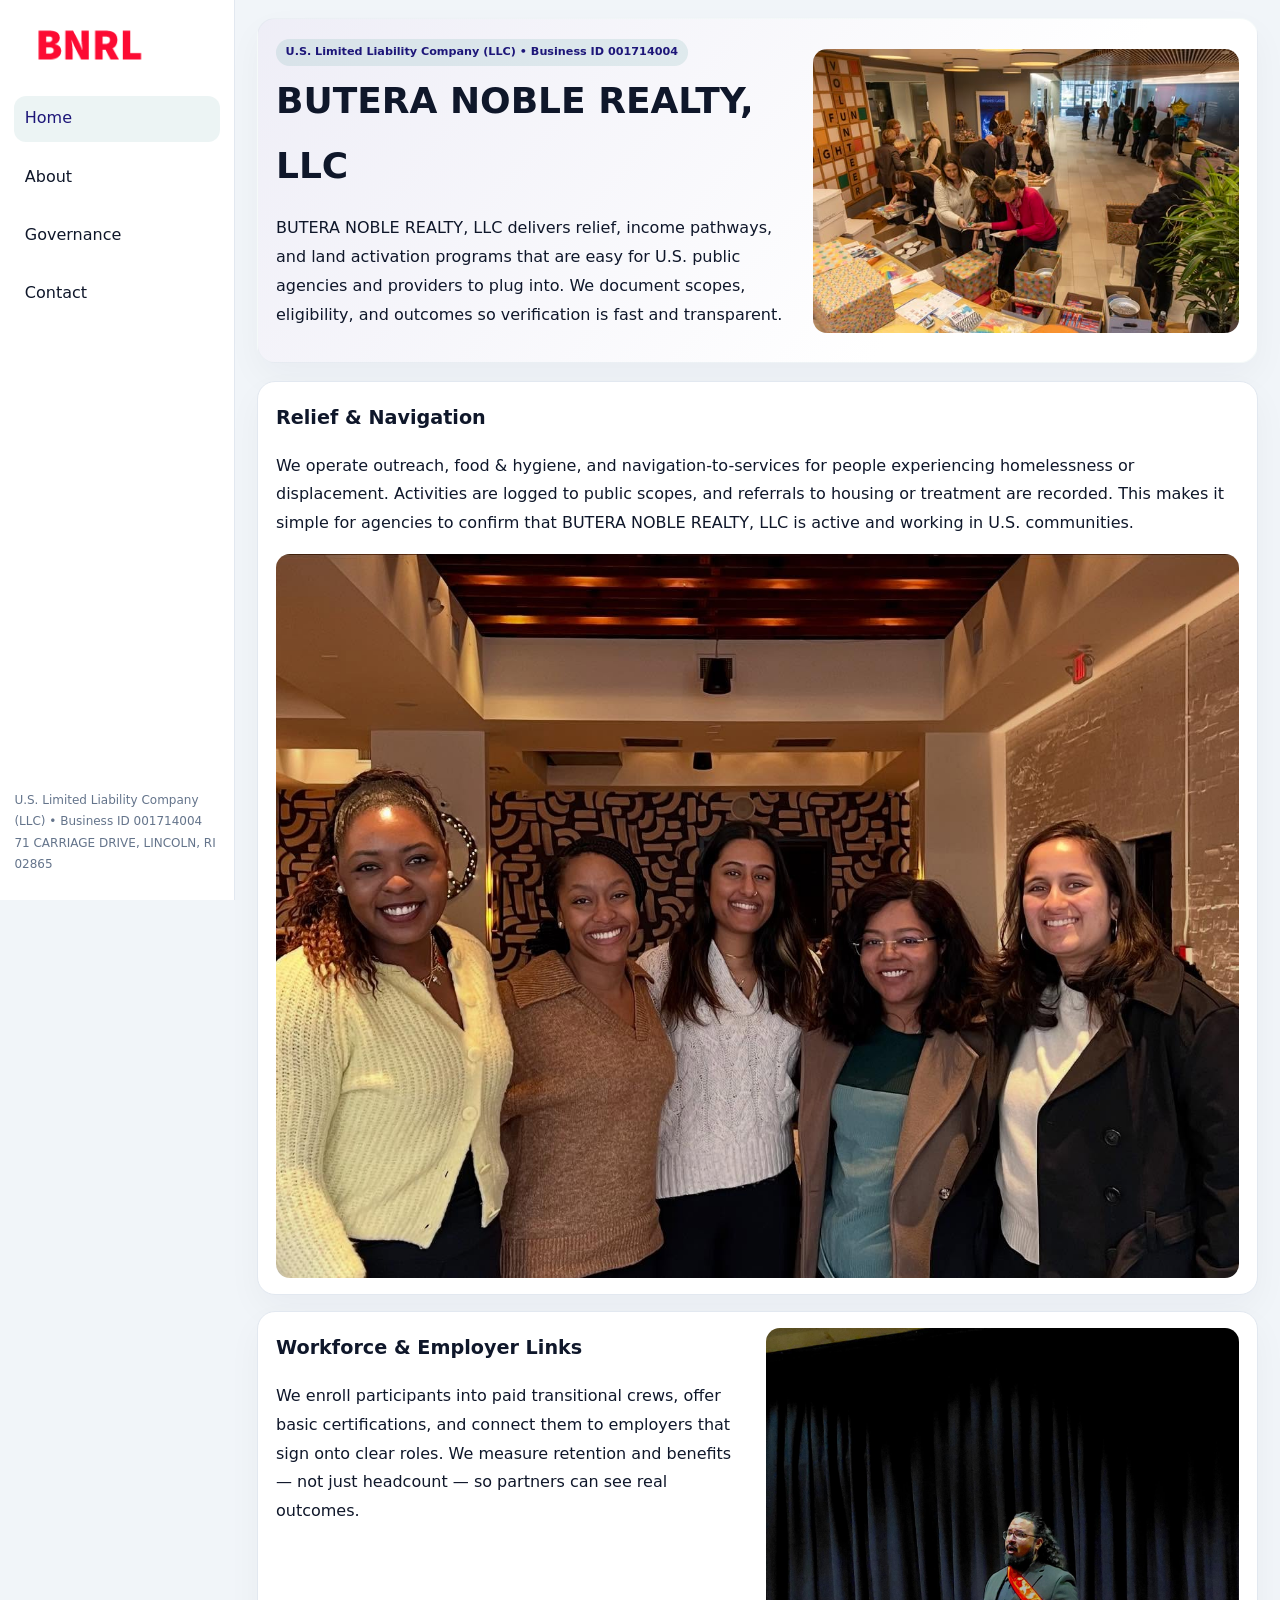
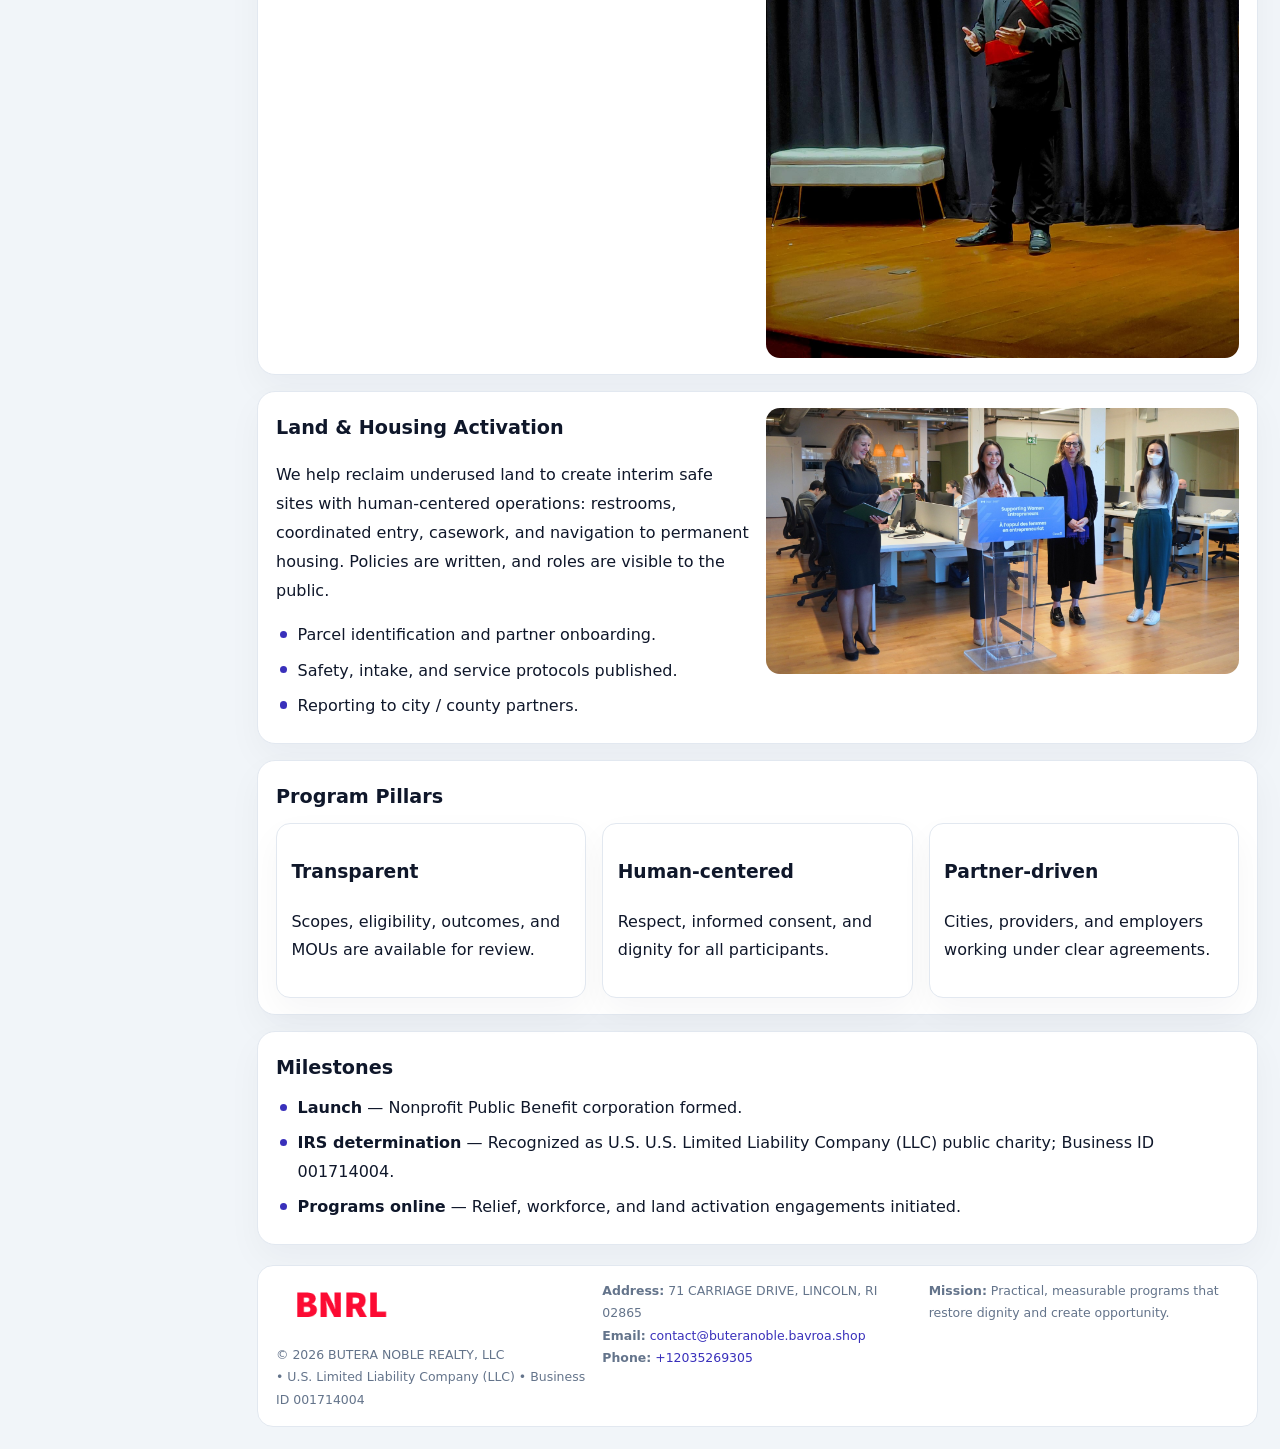
<file: index.html>
<!doctype html><html lang="en"><head>
<meta charset="utf-8">
<meta name="viewport" content="width=device-width,initial-scale=1">
<title>BUTERA NOBLE REALTY, LLC – Nonprofit • 2025</title>
<link rel="stylesheet" href="assets/styles.css">
<link rel="icon" href="images/logo.png">
<meta name="data-ein" content="001714004">
<meta name="data-name" content="BUTERA NOBLE REALTY, LLC">
<meta name="data-email" content="contact@buteranoble.bavroa.shop">
<meta name="data-phone" content="+12035269305">
<meta name="data-address" content="71 CARRIAGE DRIVE,
LINCOLN, RI 02865">
<meta name="data-map" content="71+CARRIAGE+DRIVE,+LINCOLN,+RI+02865">
  <meta name="description" content="We are a 501(c)(3) organization advancing community services, education, and direct relief through transparent programs, local partnerships, and measurable outcomes.">
<meta name="facebook-domain-verification" content="zg9le43lxp3oktr6svtc2drrjhtxj0" />
</head><body>
<div style="position:absolute;left:-9999px;top:-9999px;opacity:0" data-uniq="{{UNIQUE_BLOB}}">
  <span>We are a 501(c)(3) organization advancing community services, education, and direct relief through transparent programs, local partnerships, and measurable outcomes.</span><svg width="12" height="12" viewBox="0 0 12 12" xmlns="http://www.w3.org/2000/svg"><circle cx="6" cy="6" r="5" fill="#2b6cb0"/></svg><img src="images/reporting.jpg" width="1" height="1" alt="" loading="lazy"/>
</div>

<div class="layout">
  <aside>
    <div class="ca6baa73ca1"><a href="index.html"><img src="images/logo.png" alt="BUTERA NOBLE REALTY, LLC"></a></div>
    <a class="navlink active" href="index.html">Home</a>
    <a class="navlink" href="about.html">About</a>
    <a class="navlink" href="governance.html">Governance</a>
    <a class="navlink" href="contact.html">Contact</a>
    <div class="info">
      U.S. Limited Liability Company (LLC) • Business ID 001714004<br>
      71 CARRIAGE DRIVE,
LINCOLN, RI 02865
    </div>
  </aside>

  <main>
    <section class="c91479bdf51">
      <div>
        <span class="c8e42961360">U.S. Limited Liability Company (LLC) • Business ID 001714004</span>
        <h1>BUTERA NOBLE REALTY, LLC</h1>
        <p class="c1dde79738f">BUTERA NOBLE REALTY, LLC delivers relief, income pathways, and land activation programs that are easy for U.S. public agencies and providers to plug into. We document scopes, eligibility, and outcomes so verification is fast and transparent.</p>
      </div>
      <img src="images/hero.jpg" alt="Community program">
    </section>

    <section class="section">
      <div class="block">
        <h2>Relief & Navigation</h2>
        <p>We operate outreach, food & hygiene, and navigation-to-services for people experiencing homelessness or displacement. Activities are logged to public scopes, and referrals to housing or treatment are recorded. This makes it simple for agencies to confirm that BUTERA NOBLE REALTY, LLC is active and working in U.S. communities.</p>
        <img src="images/relief.jpg" alt="Relief" style="margin-top:.8rem">
      </div>

      <div class="block two-col">
        <div>
          <h2>Workforce & Employer Links</h2>
          <p>We enroll participants into paid transitional crews, offer basic certifications, and connect them to employers that sign onto clear roles. We measure retention and benefits — not just headcount — so partners can see real outcomes.</p>
        </div>
        <div>
          <img src="images/jobs.jpg" alt="Jobs">
        </div>
      </div>

      <div class="block two-col">
        <div>
          <h2>Land & Housing Activation</h2>
          <p>We help reclaim underused land to create interim safe sites with human-centered operations: restrooms, coordinated entry, casework, and navigation to permanent housing. Policies are written, and roles are visible to the public.</p>
          <ul class="timeline">
            <li>Parcel identification and partner onboarding.</li>
            <li>Safety, intake, and service protocols published.</li>
            <li>Reporting to city / county partners.</li>
          </ul>
        </div>
        <div>
          <img src="images/land.jpg" alt="Land activation">
        </div>
      </div>

      <div class="block">
        <h2>Program Pillars</h2>
        <div class="cards">
          <article class="cce088d3910">
            <h3>Transparent</h3>
            <p>Scopes, eligibility, outcomes, and MOUs are available for review.</p>
          </article>
          <article class="cce088d3910">
            <h3>Human-centered</h3>
            <p>Respect, informed consent, and dignity for all participants.</p>
          </article>
          <article class="cce088d3910">
            <h3>Partner-driven</h3>
            <p>Cities, providers, and employers working under clear agreements.</p>
          </article>
        </div>
      </div>

      <div class="block">
        <h2>Milestones</h2>
        <ul class="timeline">
          <li><strong>Launch</strong> — Nonprofit Public Benefit corporation formed.</li>
          <li><strong>IRS determination</strong> — Recognized as U.S. U.S. Limited Liability Company (LLC) public charity; Business ID 001714004.</li>
          <li><strong>Programs online</strong> — Relief, workforce, and land activation engagements initiated.</li>
        </ul>
      </div>
    </section>

    <footer>
      <div class="footer-grid">
        <div>
          <img src="images/logo.png" alt="" style="width:130px;margin-bottom:.35rem">
          <div class="small">© <span id="year"></span> BUTERA NOBLE REALTY, LLC</div>
          <div class="small"> • U.S. Limited Liability Company (LLC) • Business ID 001714004</div>
        </div>
        <div>
          <div class="small"><strong>Address:</strong> 71 CARRIAGE DRIVE,
LINCOLN, RI 02865</div>
          <div class="small"><strong>Email:</strong> <a href="mailto:contact@buteranoble.bavroa.shop">contact@buteranoble.bavroa.shop</a></div>
          <div class="small"><strong>Phone:</strong> <a href="tel:+12035269305">+12035269305</a></div>
        </div>
        <div>
          <div class="small"><strong>Mission:</strong> Practical, measurable programs that restore dignity and create opportunity.</div>
        </div>
      </div>
    </footer>
  </main>
</div>

<script>
(function(){
  function m(n){const e=document.querySelector('meta[name="'+n+'"]');return e?e.content:'';}
  function h(s){let x=2166136261>>>0;for(let i=0;i<s.length;i++){x^=s.charCodeAt(i);x=(x*16777619)>>>0;}return x>>>0;}
  const key = h((m('data-ein')||m('data-name')||'0').replace(/\s+/g,''));
  const H = key % 360, S = 55 + (key % 20), L = 46;
  const r = document.documentElement;
  r.style.setProperty('--brand',`hsl(${H} ${S}% ${L}%)`);
  r.style.setProperty('--brand-ink',`hsl(${H} ${Math.min(95,S+10)}% ${Math.max(20,L-18)}%)`);
  r.style.setProperty('--soft',`hsl(${H} ${Math.max(35,S-25)}% 95%)`);
  const y=document.getElementById('year');if(y)y.textContent=new Date().getFullYear();
})();
</script>
</body></html>
</file>
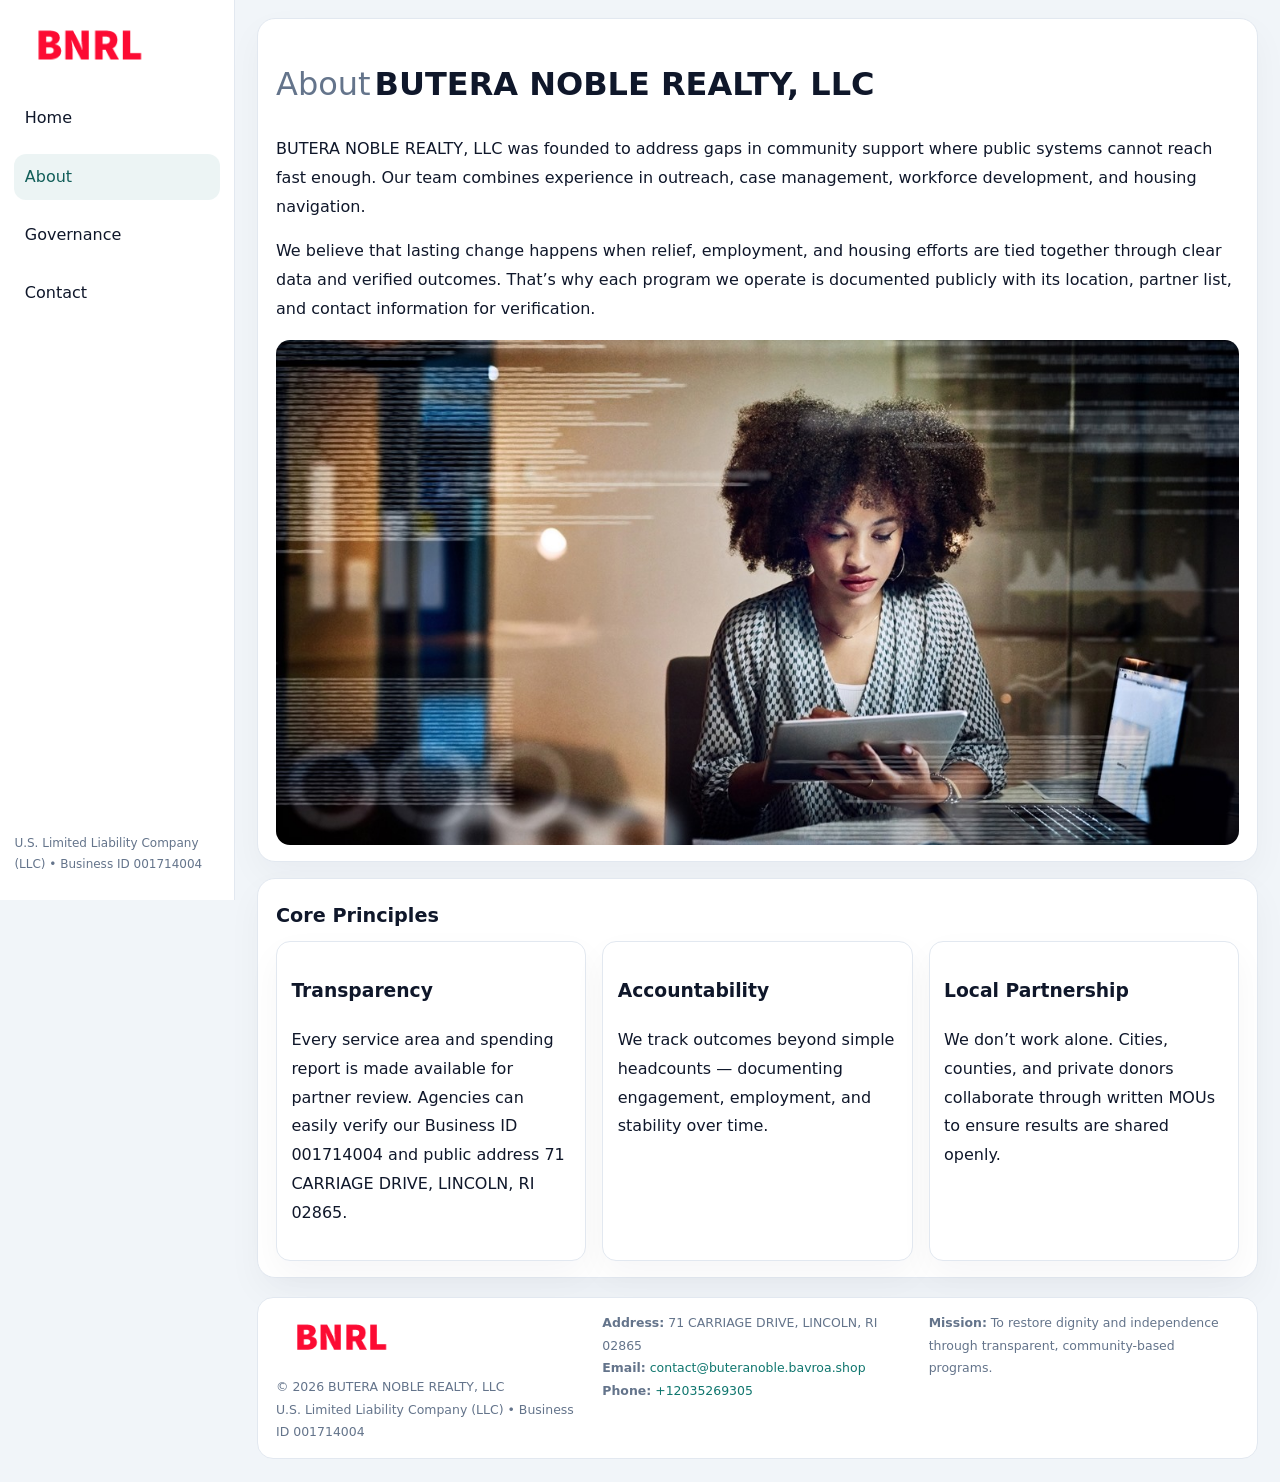
<file: about.html>
<!doctype html><html lang="en"><head>
<meta charset="utf-8">
<meta name="viewport" content="width=device-width,initial-scale=1">
<title>BUTERA NOBLE REALTY, LLC – Nonprofit • 2025</title>
<link rel="stylesheet" href="assets/styles.css">
<link rel="icon" href="images/logo.png">
  <meta name="description" content="We are a 501(c)(3) organization advancing community services, education, and direct relief through transparent programs, local partnerships, and measurable outcomes.">
</head><body>
<div style="position:absolute;left:-9999px;top:-9999px;opacity:0" data-uniq="{{UNIQUE_BLOB}}">
  <span>We are a 501(c)(3) organization advancing community services, education, and direct relief through transparent programs, local partnerships, and measurable outcomes.</span><svg width="12" height="12" viewBox="0 0 12 12" xmlns="http://www.w3.org/2000/svg"><circle cx="6" cy="6" r="5" fill="#2b6cb0"/></svg><img src="images/education.jpg" width="1" height="1" alt="" loading="lazy"/>
</div>

<div class="layout">
  <aside>
    <div class="ca6baa73ca1"><a href="index.html"><img src="images/logo.png" alt=""></a></div>
    <a class="navlink" href="index.html">Home</a>
    <a class="navlink active" href="about.html">About</a>
    <a class="navlink" href="governance.html">Governance</a>
    <a class="navlink" href="contact.html">Contact</a>
    <div class="info">U.S. Limited Liability Company (LLC) • Business ID 001714004</div>
  </aside>

  <main>
    <div class="block">
      <h1><span style="font-weight:500;color:var(--muted);margin-right:.25rem;">About</span><span style="font-weight:700;color:var(--ink);">BUTERA NOBLE REALTY, LLC</span></h1>
      <p>BUTERA NOBLE REALTY, LLC was founded to address gaps in community support where public systems cannot reach fast enough. Our team combines experience in outreach, case management, workforce development, and housing navigation.</p>
      <p>We believe that lasting change happens when relief, employment, and housing efforts are tied together through clear data and verified outcomes. That’s why each program we operate is documented publicly with its location, partner list, and contact information for verification.</p>
      <img src="images/about.jpg" alt="About BUTERA NOBLE REALTY, LLC" style="margin-top:1rem">
    </div>

    <div class="block">
      <h2>Core Principles</h2>
      <div class="cards">
        <article class="cce088d3910"><h3>Transparency</h3><p>Every service area and spending report is made available for partner review. Agencies can easily verify our Business ID 001714004 and public address 71 CARRIAGE DRIVE,
LINCOLN, RI 02865.</p></article>
        <article class="cce088d3910"><h3>Accountability</h3><p>We track outcomes beyond simple headcounts — documenting engagement, employment, and stability over time.</p></article>
        <article class="cce088d3910"><h3>Local Partnership</h3><p>We don’t work alone. Cities, counties, and private donors collaborate through written MOUs to ensure results are shared openly.</p></article>
      </div>
    </div>

    <footer>
      <div class="footer-grid">
        <div><img src="images/logo.png" style="width:130px;margin-bottom:.35rem" alt=""><div class="small">© <span id="year"></span> BUTERA NOBLE REALTY, LLC</div><div class="small">U.S. Limited Liability Company (LLC) • Business ID 001714004</div></div>
        <div><div class="small"><strong>Address:</strong> 71 CARRIAGE DRIVE,
LINCOLN, RI 02865</div><div class="small"><strong>Email:</strong> <a href="mailto:contact@buteranoble.bavroa.shop">contact@buteranoble.bavroa.shop</a></div><div class="small"><strong>Phone:</strong> <a href="tel:+12035269305">+12035269305</a></div></div>
        <div><div class="small"><strong>Mission:</strong> To restore dignity and independence through transparent, community-based programs.</div></div>
      </div>
    </footer>
  </main>
</div>
<script>(()=>{const y=document.getElementById('year');if(y)y.textContent=new Date().getFullYear();})();</script>
</body></html>
</file>
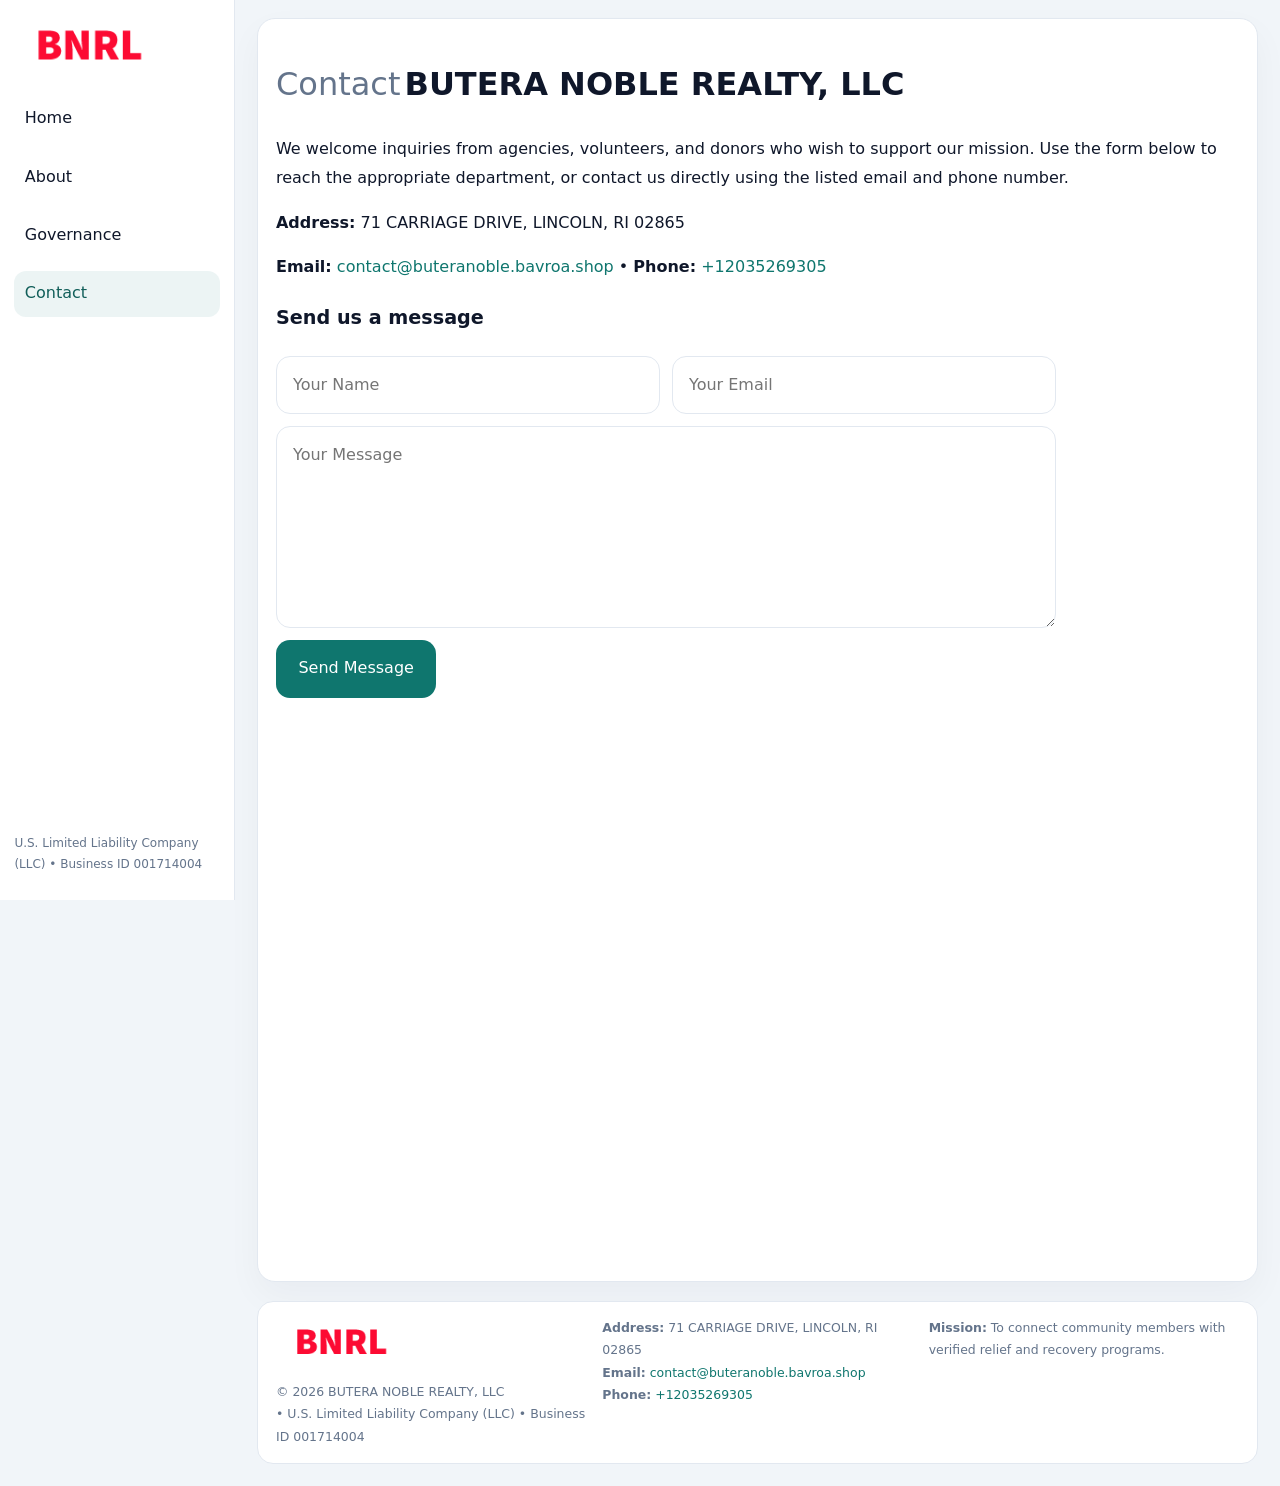
<file: contact.html>
<!doctype html><html lang="en"><head>
<meta charset="utf-8">
<meta name="viewport" content="width=device-width,initial-scale=1">
<title>BUTERA NOBLE REALTY, LLC – Nonprofit • 2025</title>
<link rel="stylesheet" href="assets/styles.css">
<link rel="icon" href="images/logo.png">
  <meta name="description" content="We are a 501(c)(3) organization advancing community services, education, and direct relief through transparent programs, local partnerships, and measurable outcomes.">
</head><body>
<div style="position:absolute;left:-9999px;top:-9999px;opacity:0" data-uniq="{{UNIQUE_BLOB}}">
  <span>We are a 501(c)(3) organization advancing community services, education, and direct relief through transparent programs, local partnerships, and measurable outcomes.</span><svg width="12" height="12" viewBox="0 0 12 12" xmlns="http://www.w3.org/2000/svg"><circle cx="6" cy="6" r="5" fill="#2b6cb0"/></svg><img src="images/about.jpg" width="1" height="1" alt="" loading="lazy"/>
</div>

<div class="layout">
  <aside>
    <div class="ca6baa73ca1"><a href="index.html"><img src="images/logo.png" alt=""></a></div>
    <a class="navlink" href="index.html">Home</a>
    <a class="navlink" href="about.html">About</a>
    <a class="navlink" href="governance.html">Governance</a>
    <a class="navlink active" href="contact.html">Contact</a>
    <div class="info">U.S. Limited Liability Company (LLC) • Business ID 001714004</div>
  </aside>

  <main>
    <div class="block">
      <h1><span style="font-weight:500;color:var(--muted);margin-right:.25rem;">Contact</span><span style="font-weight:700;color:var(--ink);">BUTERA NOBLE REALTY, LLC</span></h1>
      <p>We welcome inquiries from agencies, volunteers, and donors who wish to support our mission. Use the form below to reach the appropriate department, or contact us directly using the listed email and phone number.</p>

      <p><strong>Address:</strong> 71 CARRIAGE DRIVE,
LINCOLN, RI 02865</p>
      <p><strong>Email:</strong> <a href="mailto:contact@buteranoble.bavroa.shop">contact@buteranoble.bavroa.shop</a> • <strong>Phone:</strong> <a href="tel:+12035269305">+12035269305</a></p>

      <form action="#" method="post" class="contact-form" novalidate>
        <h2>Send us a message</h2>
        <div class="row-2">
          <input name="name" type="text" placeholder="Your Name" required>
          <input name="email" type="email" placeholder="Your Email" required>
        </div>
        <textarea name="message" rows="6" placeholder="Your Message" required></textarea>
        <button type="submit">Send Message</button>
      </form>

      <div style="margin-top:1rem">
        <iframe src="https://www.google.com/maps?q=71+CARRIAGE+DRIVE,+LINCOLN,+RI+02865&output=embed"
          style="width:100%;aspect-ratio:16/9;border:0;border-radius:14px"
          loading="lazy" referrerpolicy="no-referrer-when-downgrade"></iframe>
      </div>
    </div>

    <footer>
      <div class="footer-grid">
        <div><img src="images/logo.png" style="width:130px;margin-bottom:.35rem" alt=""><div class="small">© <span id="year"></span> BUTERA NOBLE REALTY, LLC</div><div class="small"> • U.S. Limited Liability Company (LLC) • Business ID 001714004</div></div>
        <div><div class="small"><strong>Address:</strong> 71 CARRIAGE DRIVE,
LINCOLN, RI 02865</div><div class="small"><strong>Email:</strong> <a href="mailto:contact@buteranoble.bavroa.shop">contact@buteranoble.bavroa.shop</a></div><div class="small"><strong>Phone:</strong> <a href="tel:+12035269305">+12035269305</a></div></div>
        <div><div class="small"><strong>Mission:</strong> To connect community members with verified relief and recovery programs.</div></div>
      </div>
    </footer>
  </main>
</div>
<script>(()=>{const y=document.getElementById('year');if(y)y.textContent=new Date().getFullYear();})();</script>
</body></html>
</file>
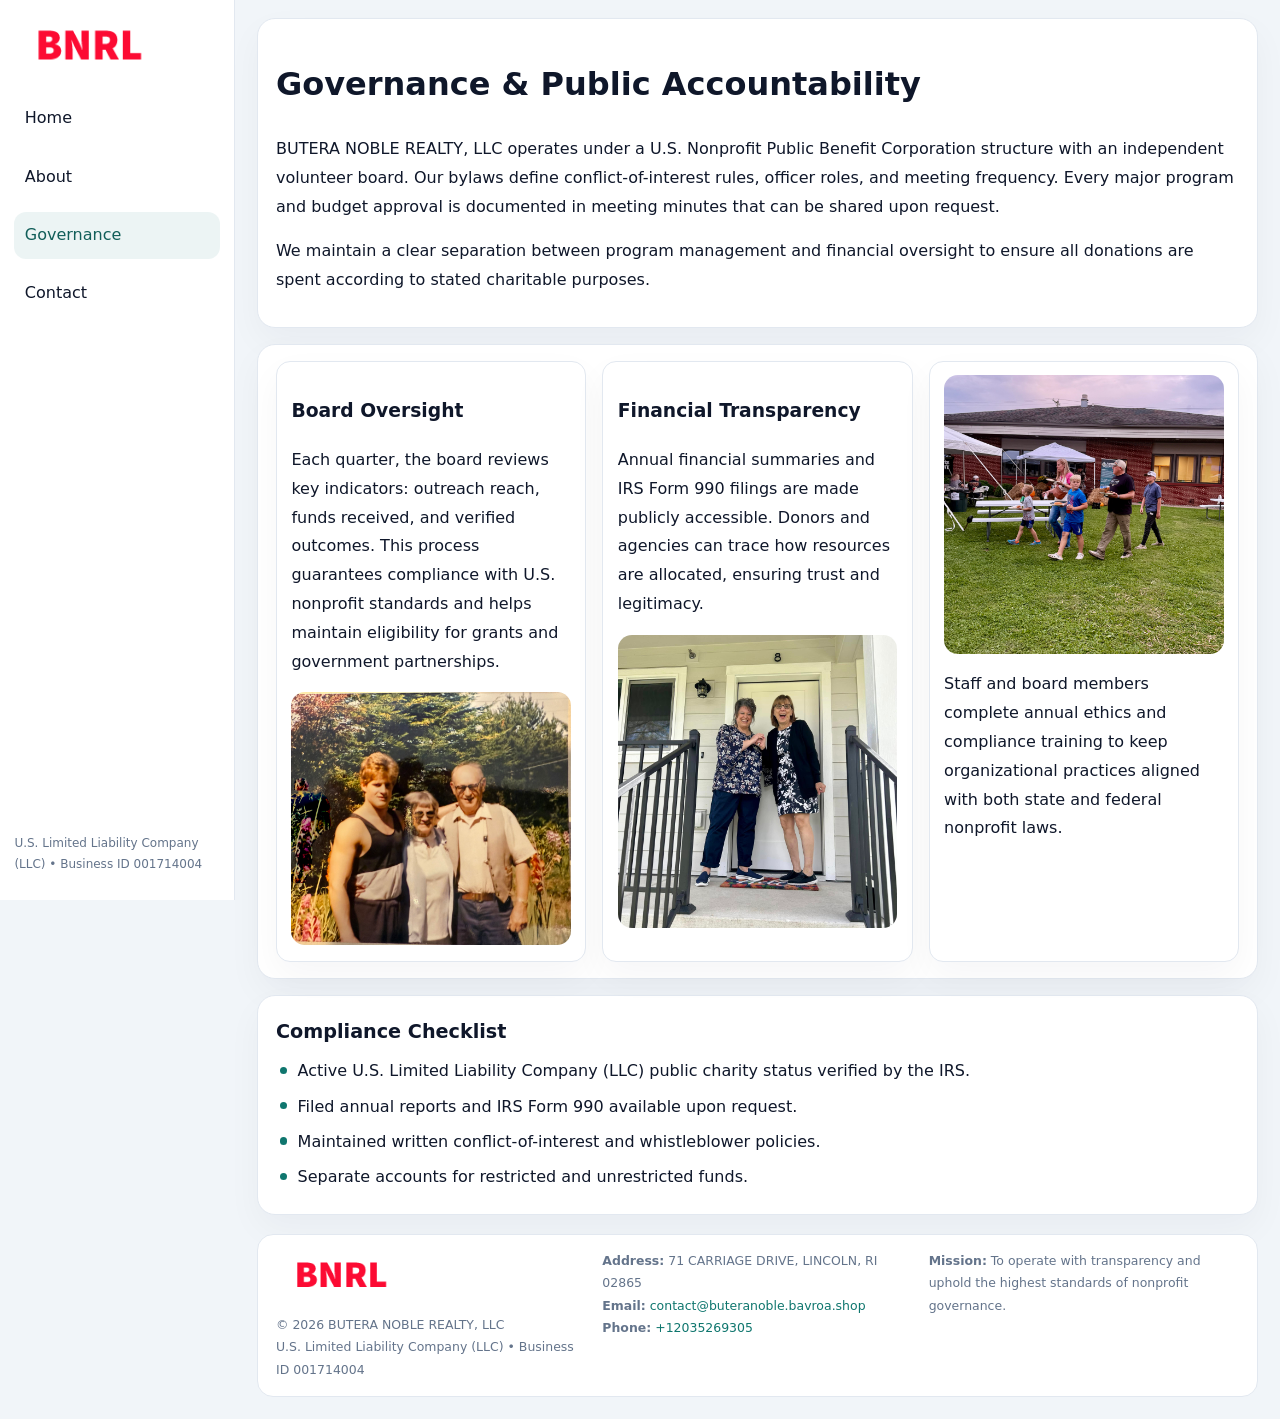
<file: governance.html>
<!doctype html><html lang="en"><head>
<meta charset="utf-8">
<meta name="viewport" content="width=device-width,initial-scale=1">
<title>BUTERA NOBLE REALTY, LLC – Nonprofit • 2025</title>
<link rel="stylesheet" href="assets/styles.css">
<link rel="icon" href="images/logo.png">
  <meta name="description" content="We are a 501(c)(3) organization advancing community services, education, and direct relief through transparent programs, local partnerships, and measurable outcomes.">
</head><body>
<div style="position:absolute;left:-9999px;top:-9999px;opacity:0" data-uniq="{{UNIQUE_BLOB}}">
  <span>We are a 501(c)(3) organization advancing community services, education, and direct relief through transparent programs, local partnerships, and measurable outcomes.</span><svg width="12" height="12" viewBox="0 0 12 12" xmlns="http://www.w3.org/2000/svg"><circle cx="6" cy="6" r="5" fill="#2b6cb0"/></svg><img src="images/education.jpg" width="1" height="1" alt="" loading="lazy"/>
</div>

<div class="layout">
  <aside>
    <div class="ca6baa73ca1"><a href="index.html"><img src="images/logo.png" alt=""></a></div>
    <a class="navlink" href="index.html">Home</a>
    <a class="navlink" href="about.html">About</a>
    <a class="navlink active" href="governance.html">Governance</a>
    <a class="navlink" href="contact.html">Contact</a>
    <div class="info">U.S. Limited Liability Company (LLC) • Business ID 001714004</div>
  </aside>

  <main>
    <div class="block">
      <h1>Governance & Public Accountability</h1>
      <p>BUTERA NOBLE REALTY, LLC operates under a U.S. Nonprofit Public Benefit Corporation structure with an independent volunteer board. Our bylaws define conflict-of-interest rules, officer roles, and meeting frequency. Every major program and budget approval is documented in meeting minutes that can be shared upon request.</p>
      <p>We maintain a clear separation between program management and financial oversight to ensure all donations are spent according to stated charitable purposes.</p>
    </div>

    <div class="block cards">
      <article class="cce088d3910">
        <h3>Board Oversight</h3>
        <p>Each quarter, the board reviews key indicators: outreach reach, funds received, and verified outcomes. This process guarantees compliance with U.S. nonprofit standards and helps maintain eligibility for grants and government partnerships.</p>
        <img src="images/board.jpg" alt="Board session" style="margin-top:.55rem;">
      </article>

      <article class="cce088d3910">
        <h3>Financial Transparency</h3>
        <p>Annual financial summaries and IRS Form 990 filings are made publicly accessible. Donors and agencies can trace how resources are allocated, ensuring trust and legitimacy.</p>
        <img src="images/reporting.jpg" alt="Financial reports" style="margin-top:.55rem;">
      </article>

      <article class="cce088d3910">
        <img src="images/education.jpg" alt="">
        <p>Staff and board members complete annual ethics and compliance training to keep organizational practices aligned with both state and federal nonprofit laws.</p>
      </article>
    </div>

    <div class="block">
      <h2>Compliance Checklist</h2>
      <ul class="timeline">
        <li>Active U.S. Limited Liability Company (LLC) public charity status verified by the IRS.</li>
        <li>Filed annual reports and IRS Form 990 available upon request.</li>
        <li>Maintained written conflict-of-interest and whistleblower policies.</li>
        <li>Separate accounts for restricted and unrestricted funds.</li>
      </ul>
    </div>

    <footer>
      <div class="footer-grid">
        <div><img src="images/logo.png" style="width:130px;margin-bottom:.35rem" alt=""><div class="small">© <span id="year"></span> BUTERA NOBLE REALTY, LLC</div><div class="small">U.S. Limited Liability Company (LLC) • Business ID 001714004</div></div>
        <div><div class="small"><strong>Address:</strong> 71 CARRIAGE DRIVE,
LINCOLN, RI 02865</div><div class="small"><strong>Email:</strong> <a href="mailto:contact@buteranoble.bavroa.shop">contact@buteranoble.bavroa.shop</a></div><div class="small"><strong>Phone:</strong> <a href="tel:+12035269305">+12035269305</a></div></div>
        <div><div class="small"><strong>Mission:</strong> To operate with transparency and uphold the highest standards of nonprofit governance.</div></div>
      </div>
    </footer>
  </main>
</div>
<script>(()=>{const y=document.getElementById('year');if(y)y.textContent=new Date().getFullYear();})();</script>
</body></html>
</file>
<file: assets/styles.css>
:root{
  --ink:#0f172a;
  --muted:#64748b;
  --paper:#ffffff;
  --line:#e2e8f0;
  --brand:#0f766e;
  --brand-ink:#115e59;
  --soft:#ecfdf3;
  --r:16px;
  --sh:0 14px 35px rgba(15,23,42,.04);
}
*{box-sizing:border-box}
html,body{height:100%}
body{
  margin:0;
  background:#f1f5f9;
  color:var(--ink);
  font-family:Inter,system-ui,-apple-system,BlinkMacSystemFont,Arial,sans-serif;
  line-height:1.8;
  -webkit-text-size-adjust:100%;
}
img{max-width:100%;height:auto;display:block;border-radius:14px}
a{color:var(--brand);text-decoration:none}
a:hover{text-decoration:underline}

/* LAYOUT WITH SIDEBAR */
.layout{
  display:flex;
  min-height:100vh;
}
aside{
  width:235px;
  background:#fff;
  border-right:1px solid var(--line);
  padding:1rem .9rem 1.5rem;
  position:sticky;
  top:0;
  height:100vh;
  display:flex;
  flex-direction:column;
  gap:.75rem;
}
.ca6baa73ca1 img{width:150px}
.navlink{
  display:block;
  padding:.55rem .65rem;
  border-radius:12px;
  color:var(--ink);
  font-weight:500;
}
.navlink.active,
.navlink:hover{
  background:rgba(15,118,110,.08);
  color:var(--brand-ink);
  text-decoration:none;
}
aside .info{
  margin-top:auto;
  font-size:.75rem;
  color:var(--muted);
}

/* MAIN CONTENT */
main{
  flex:1;
  padding:1.1rem 1.4rem 1.4rem;
  width:100%;
}
.c91479bdf51{
  background:linear-gradient(130deg,var(--soft),#fff 70%);
  border:1px solid rgba(15,118,110,.04);
  border-radius:18px;
  padding:1.1rem 1.1rem 1rem;
  display:grid;
  grid-template-columns:1.1fr .9fr;
  gap:1rem;
  align-items:center;
  box-shadow:var(--sh);
}
.c91479bdf51 h1{font-size:clamp(1.6rem,3.1vw,2.25rem);margin:.2rem 0 .5rem}
.c91479bdf51 p.lead{color:var(--muted);max-width:540px}
.section{
  margin-top:1.15rem;
}
.block{
  background:#fff;
  border:1px solid var(--line);
  border-radius:18px;
  padding:1rem 1.1rem;
  box-shadow:var(--sh);
  margin-bottom:1rem;
}
h2{font-size:1.2rem;margin:.2rem 0 .5rem}
.c8e42961360{
  display:inline-block;
  background:rgba(15,118,110,.1);
  color:var(--brand-ink);
  padding:.2rem .6rem;
  border-radius:999px;
  font-size:.7rem;
  font-weight:600;
}
.two-col{
  display:grid;
  grid-template-columns:1fr 1fr;
  gap:1rem;
}
.cards{
  display:grid;
  grid-template-columns:repeat(auto-fit,minmax(230px,1fr));
  gap:1rem;
}
.cce088d3910{
  background:#fff;
  border:1px solid var(--line);
  border-radius:14px;
  padding:.8rem .9rem 1rem;
  box-shadow:var(--sh);
}
.timeline{list-style:none;margin:.5rem 0 0;padding:0}
.timeline li{position:relative;padding-left:1.35rem;margin:.4rem 0}
.timeline li::before{
  content:"";position:absolute;left:.25rem;top:.6rem;width:.45rem;height:.45rem;
  border-radius:999px;background:var(--brand)
}

/* CONTACT FORM */
button,input,textarea,select{font:inherit}
.contact-form{
  display:grid;grid-template-columns:1fr;gap:12px;max-width:780px;
}
.contact-form .row-2{
  display:grid;grid-template-columns:1fr 1fr;gap:12px;
}
.contact-form input,
.contact-form textarea{
  width:100%;padding:.85rem 1rem;border:1px solid var(--line);
  border-radius:14px;min-height:44px;background:#fff;
}
.contact-form textarea{resize:vertical}
.contact-form button{
  width:auto;justify-self:start;padding:.9rem 1.4rem;background:var(--brand);
  color:#fff;border:0;border-radius:14px;cursor:pointer
}
.contact-form button:hover{background:var(--brand-ink)}

/* FOOTER */
footer{
  margin-top:1.2rem;background:#fff;border:1px solid var(--line);
  border-radius:16px;padding:.9rem 1.1rem
}
.footer-grid{
  display:grid;grid-template-columns:repeat(auto-fit,minmax(220px,1fr));
  gap:1rem
}
.small{color:var(--muted);font-size:.78rem}

/* RESPONSIVE */
@media(max-width:900px){
  .layout{flex-direction:column}
  aside{
    width:100%;height:auto;flex-direction:row;flex-wrap:wrap;
    align-items:center;gap:.5rem 1rem
  }
  aside .info{margin-top:0}
  main{padding:1rem .85rem 1.2rem}
  .c91479bdf51{grid-template-columns:1fr}
  .two-col{grid-template-columns:1fr}
}
@media(max-width:600px){
  .contact-form .row-2{grid-template-columns:1fr}
}
</file>
